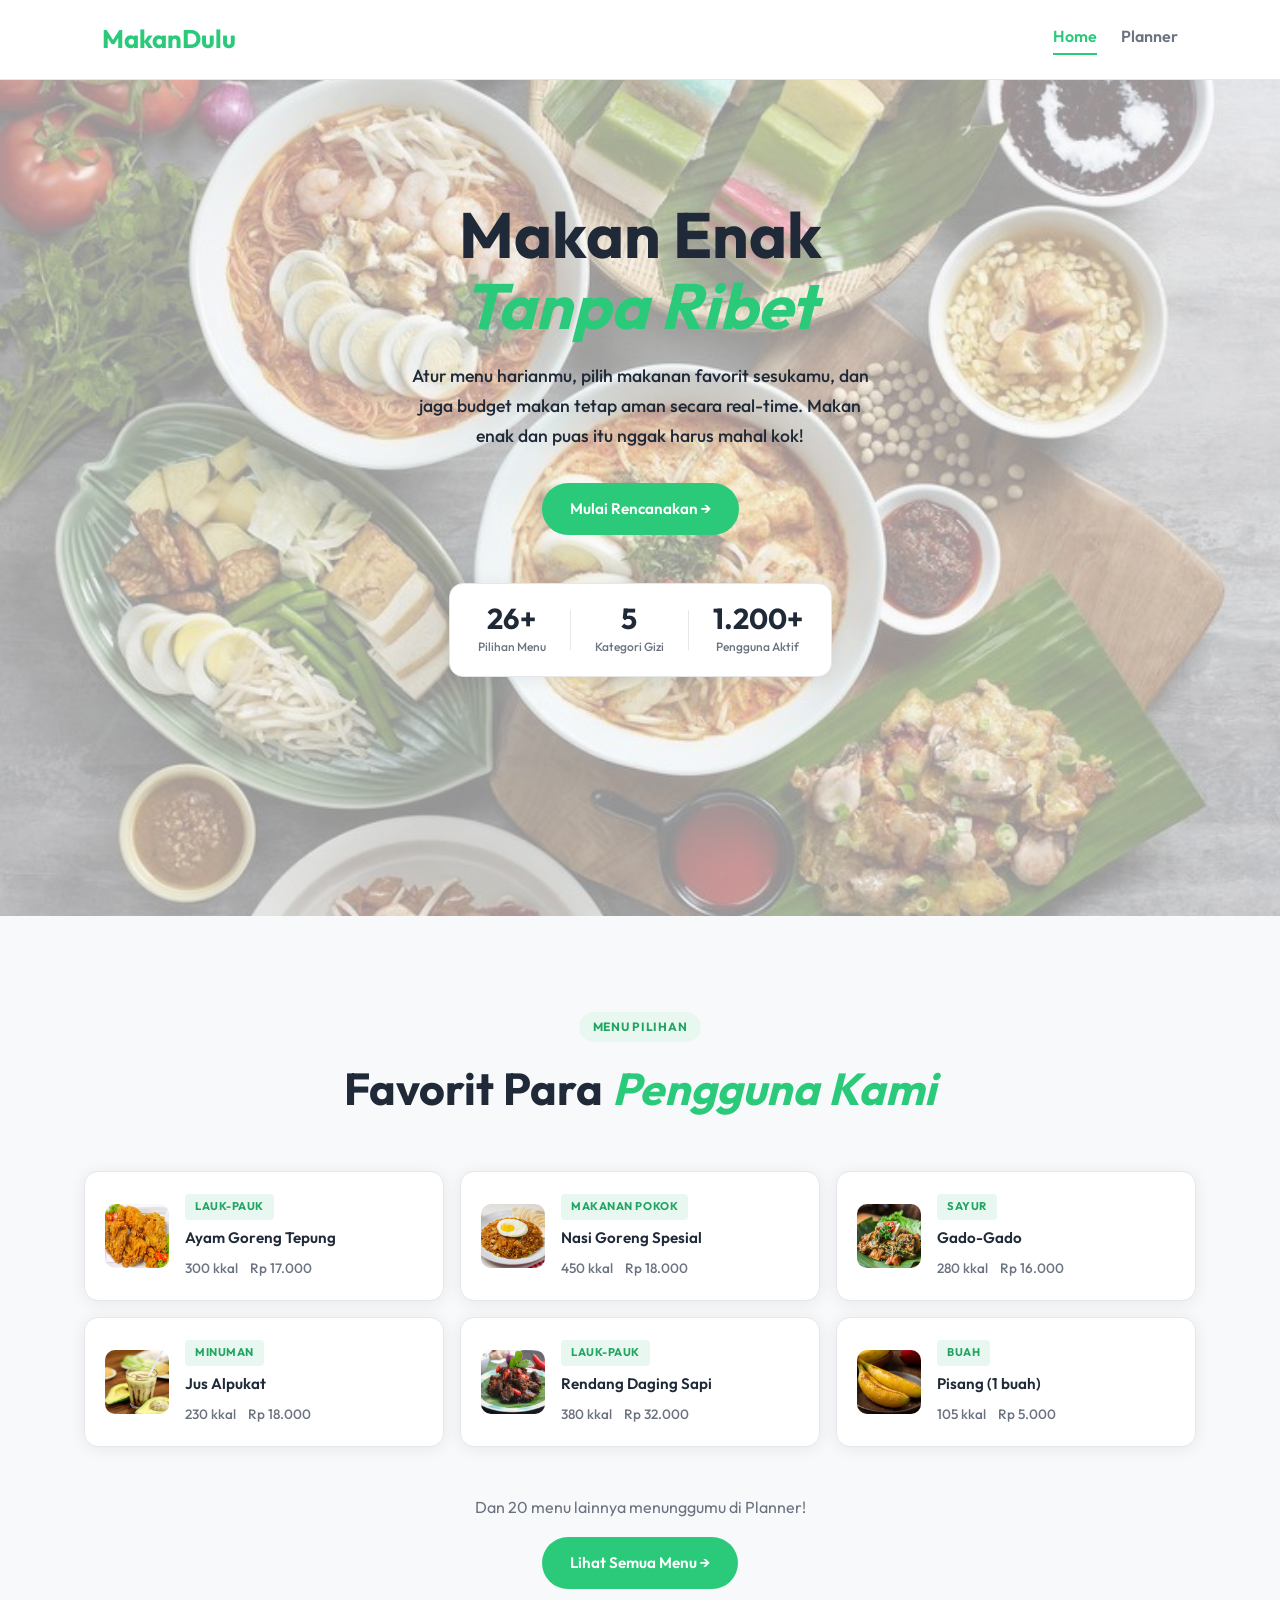
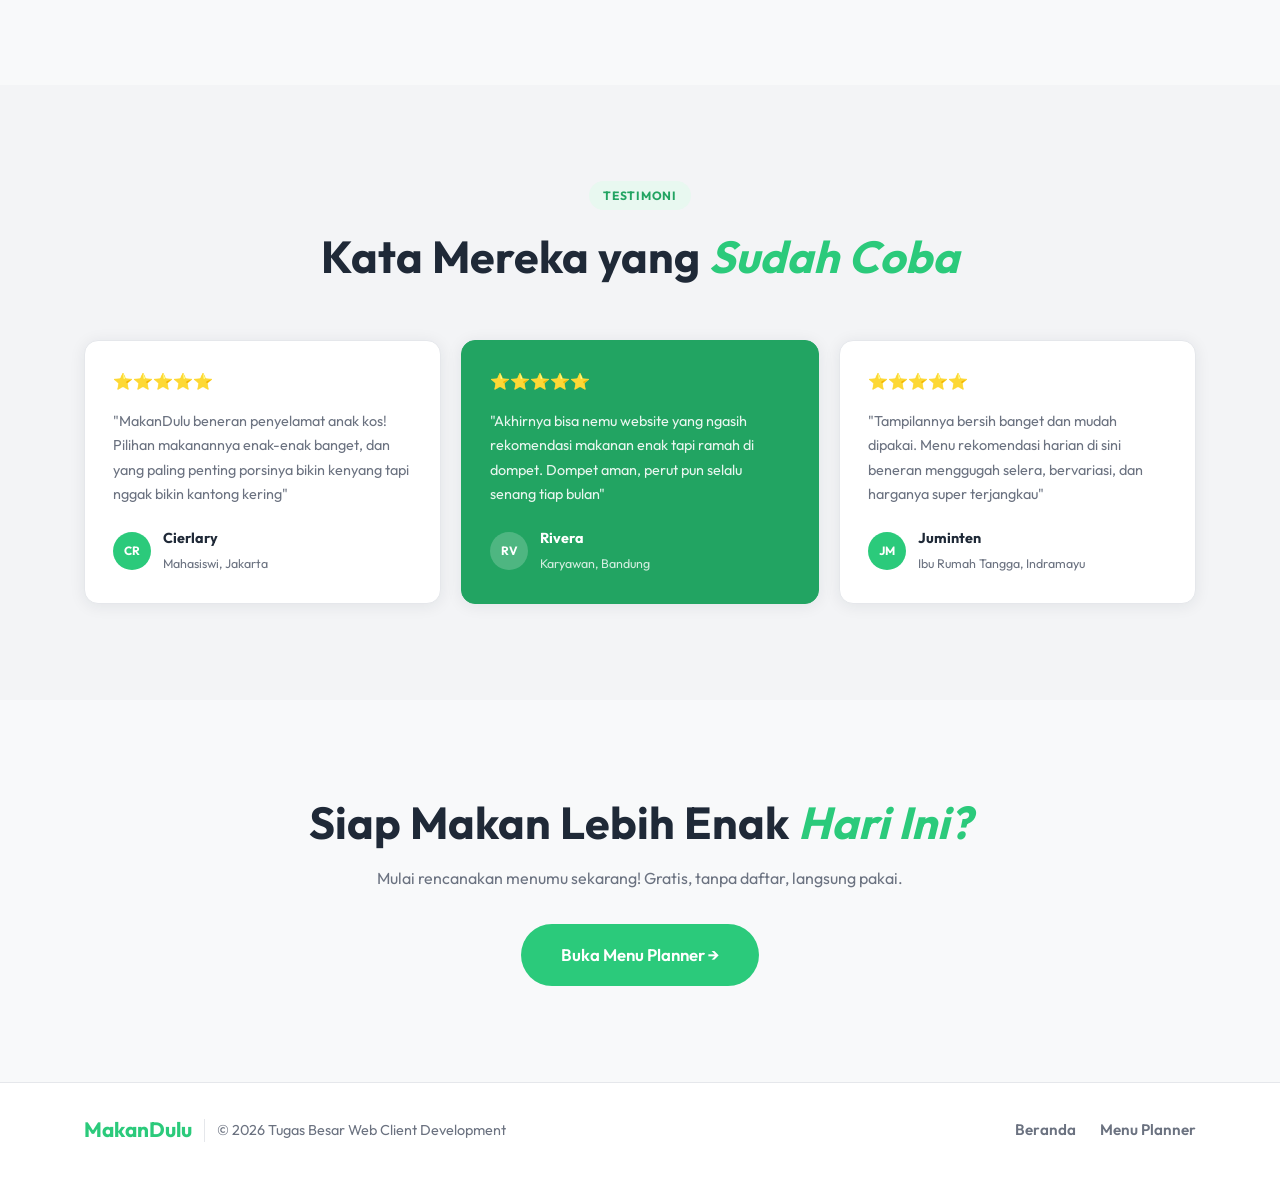
<file: index.html>
<!DOCTYPE html>
<html lang="id">
<head>
    <meta charset="UTF-8" />
    <meta name="viewport" content="width=device-width, initial-scale=1.0" />
    <title>MakanDulu | Rencanakan Makanmu</title>
    <link rel="stylesheet" href="css/global.css" />
    <link rel="stylesheet" href="css/landing.css" />
    <link rel="preconnect" href="https://fonts.googleapis.com" />
    <link rel="preconnect" href="https://fonts.gstatic.com" crossorigin />
    <link href="https://fonts.googleapis.com/css2?family=Outfit:wght@400;500;600;700&display=swap" rel="stylesheet">
</head>
<body>

    <!-- NAV -->
    <nav class="navbar">
        <div class="nav-brand">MakanDulu</div>
        <div class="nav-links">
            <a href="index.html" class="nav-link active">Home</a>
            <a href="planner.html" class="nav-link">Planner</a>
        </div>
    </nav>

    <!-- HERO -->
    <section class="hero hero-centered">
        <img src="assets/background.jpeg" alt="Background Makanan" class="hero-bg-full">
        <div class="hero-bg-dots" id="heroDots"></div>
        <div class="hero-content">
            <h1 class="hero-title">Makan Enak <br><em>Tanpa Ribet</em></h1>
            <p class="hero-desc">Atur menu harianmu, pilih makanan favorit sesukamu, dan jaga budget makan tetap aman secara real-time. Makan enak dan puas itu nggak harus mahal kok!</p>
            <div class="hero-actions">
                <a href="planner.html" class="btn-primary">Mulai Rencanakan →</a>
            </div>
            <div class="hero-stats">
                <div class="stat">
                    <span class="stat-num">26+</span>
                    <span class="stat-label">Pilihan Menu</span>
                </div>
                <div class="stat-divider"></div>
                <div class="stat">
                    <span class="stat-num">5</span>
                    <span class="stat-label">Kategori Gizi</span>
                </div>
                <div class="stat-divider"></div>
                <div class="stat">
                    <span class="stat-num">1.200+</span>
                    <span class="stat-label">Pengguna Aktif</span>
                </div>
            </div>
        </div>
    </section>

    <!-- MENU FAVORIT -->
    <section class="menu-favorit" id="menu-favorit">
        <div class="container">
            <div class="section-header">
                <span class="section-tag">Menu Pilihan</span>
                <h2>Favorit Para <em>Pengguna Kami</em></h2>
            </div>
            <div class="menu-grid">

                <div class="menu-card">
                    <div class="menu-img-wrap">
                        <img src="assets/ayam-goreng-tepung.jpg" alt="Ayam Goreng Tepung" class="menu-food-img" />
                    </div>
                    <div class="menu-info">
                        <span class="menu-cat">Lauk-Pauk</span>
                        <h4>Ayam Goreng Tepung</h4>
                        <div class="menu-meta">
                            <span>300 kkal</span>
                            <span>Rp 17.000</span>
                        </div>
                    </div>
                </div>

                <div class="menu-card">
                    <div class="menu-img-wrap">
                        <img src="assets/nasi-goreng-spesial.jpg" alt="Nasi Goreng Spesial" class="menu-food-img" />
                    </div>
                    <div class="menu-info">
                        <span class="menu-cat">Makanan Pokok</span>
                        <h4>Nasi Goreng Spesial</h4>
                        <div class="menu-meta">
                            <span>450 kkal</span>
                            <span>Rp 18.000</span>
                        </div>
                    </div>
                </div>

                <div class="menu-card">
                    <div class="menu-img-wrap">
                        <img src="assets/gado-gado.jpg" alt="Gado-Gado" class="menu-food-img" />
                    </div>
                    <div class="menu-info">
                        <span class="menu-cat">Sayur</span>
                        <h4>Gado-Gado</h4>
                        <div class="menu-meta">
                            <span>280 kkal</span>
                            <span>Rp 16.000</span>
                        </div>
                    </div>
                </div>

                <div class="menu-card">
                    <div class="menu-img-wrap">
                        <img src="assets/jus-alpukat.jpg" alt="Jus Alpukat" class="menu-food-img" />
                    </div>
                    <div class="menu-info">
                        <span class="menu-cat">Minuman</span>
                        <h4>Jus Alpukat</h4>
                        <div class="menu-meta">
                            <span>230 kkal</span>
                            <span>Rp 18.000</span>
                        </div>
                    </div>
                </div>

                <div class="menu-card">
                    <div class="menu-img-wrap">
                        <img src="assets/rendang-daging-sapi.jpg" alt="Rendang Daging Sapi" class="menu-food-img" />
                    </div>
                    <div class="menu-info">
                        <span class="menu-cat">Lauk-Pauk</span>
                        <h4>Rendang Daging Sapi</h4>
                        <div class="menu-meta">
                            <span>380 kkal</span>
                            <span>Rp 32.000</span>
                        </div>
                    </div>
                </div>

                <div class="menu-card">
                    <div class="menu-img-wrap">
                        <img src="assets/pisang.jpg" alt="Pisang" class="menu-food-img" />
                    </div>
                    <div class="menu-info">
                        <span class="menu-cat">Buah</span>
                        <h4>Pisang (1 buah)</h4>
                        <div class="menu-meta">
                            <span>105 kkal</span>
                            <span>Rp 5.000</span>
                        </div>
                    </div>
                </div>

            </div>
            <div class="menu-cta">
                <p>Dan 20 menu lainnya menunggumu di Planner!</p>
                <a href="planner.html" class="btn-primary">Lihat Semua Menu →</a>
            </div>
        </div>
    </section>

    <!-- TESTIMONI -->
    <section class="testimoni">
        <div class="container">
            <div class="section-header">
                <span class="section-tag">Testimoni</span>
                <h2>Kata Mereka yang <em>Sudah Coba</em></h2>
            </div>
            <div class="testi-grid">
                <div class="testi-card">
                    <div class="testi-stars">⭐⭐⭐⭐⭐</div>
                    <p>"MakanDulu beneran penyelamat anak kos! Pilihan makanannya enak-enak banget, dan yang paling penting porsinya bikin kenyang tapi nggak bikin kantong kering"</p>
                    <div class="testi-author">
                        <div class="testi-avatar">CR</div>
                        <div>
                            <strong>Cierlary</strong>
                            <span>Mahasiswi, Jakarta</span>
                        </div>
                    </div>
                </div>
                <div class="testi-card testi-featured">
                    <div class="testi-stars">⭐⭐⭐⭐⭐</div>
                    <p>"Akhirnya bisa nemu website yang ngasih rekomendasi makanan enak tapi ramah di dompet. Dompet aman, perut pun selalu senang tiap bulan"</p>
                    <div class="testi-author">
                        <div class="testi-avatar">RV</div>
                        <div>
                            <strong>Rivera</strong>
                            <span>Karyawan, Bandung</span>
                        </div>
                    </div>
                </div>
                <div class="testi-card">
                    <div class="testi-stars">⭐⭐⭐⭐⭐</div>
                    <p>"Tampilannya bersih banget dan mudah dipakai. Menu rekomendasi harian di sini beneran menggugah selera, bervariasi, dan harganya super terjangkau"</p>
                    <div class="testi-author">
                        <div class="testi-avatar">JM</div>
                        <div>
                            <strong>Juminten</strong>
                            <span>Ibu Rumah Tangga, Indramayu</span>
                        </div>
                    </div>
                </div>
            </div>
        </div>
    </section>

    <!-- CTA BOTTOM -->
    <section class="cta-bottom">
        <div class="container">
            <h2>Siap Makan Lebih Enak <em>Hari Ini?</em></h2>
            <p>Mulai rencanakan menumu sekarang! Gratis, tanpa daftar, langsung pakai.</p>
            <a href="planner.html" class="btn-primary btn-large">Buka Menu Planner →</a>
        </div>
    </section>

    <!-- FOOTER -->
    <footer class="footer">
        <div class="container footer-inner">
            <div class="footer-left">
                <span class="footer-logo">MakanDulu</span>
                <span class="footer-copyright">© 2026 Tugas Besar Web Client Development</span>
            </div>
            <div class="footer-links">
                <a href="index.html">Beranda</a>
                <a href="planner.html">Menu Planner</a>
            </div>
        </div>
    </footer>

</body>
</html>
</file>
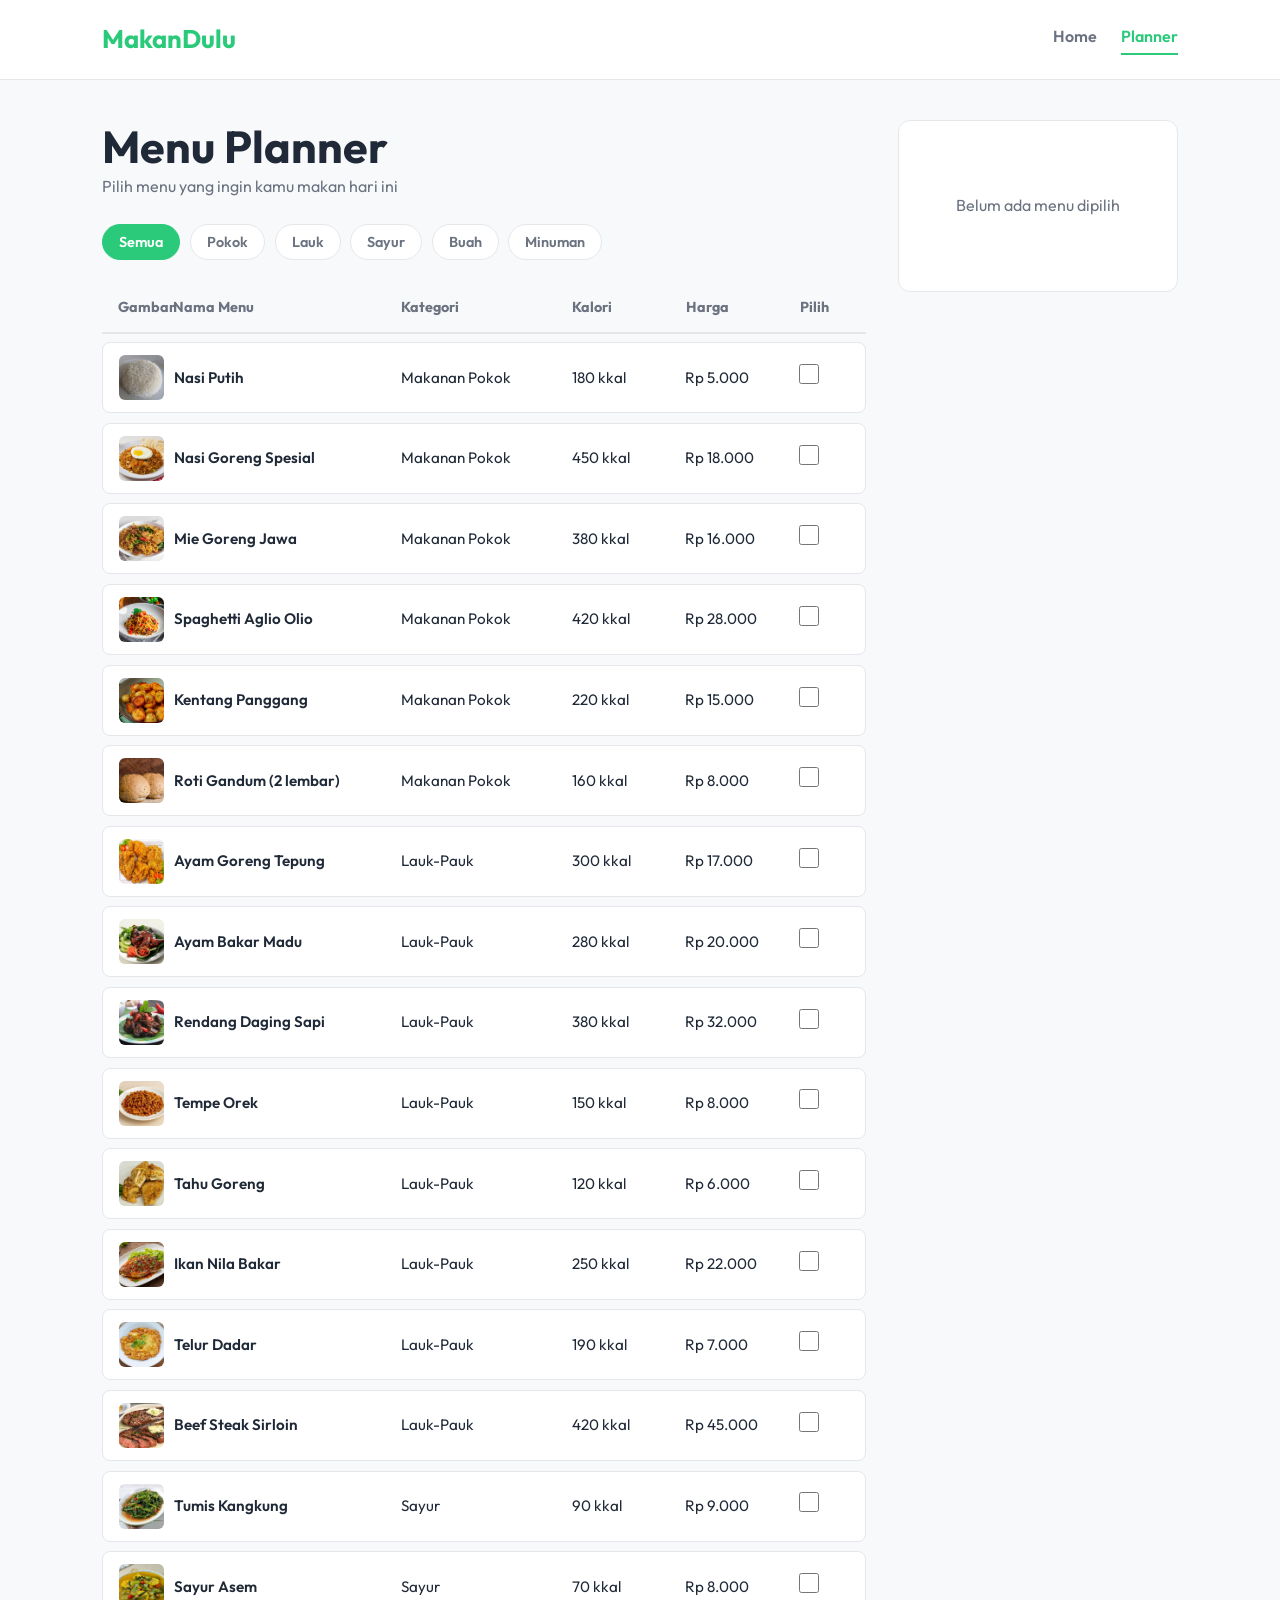
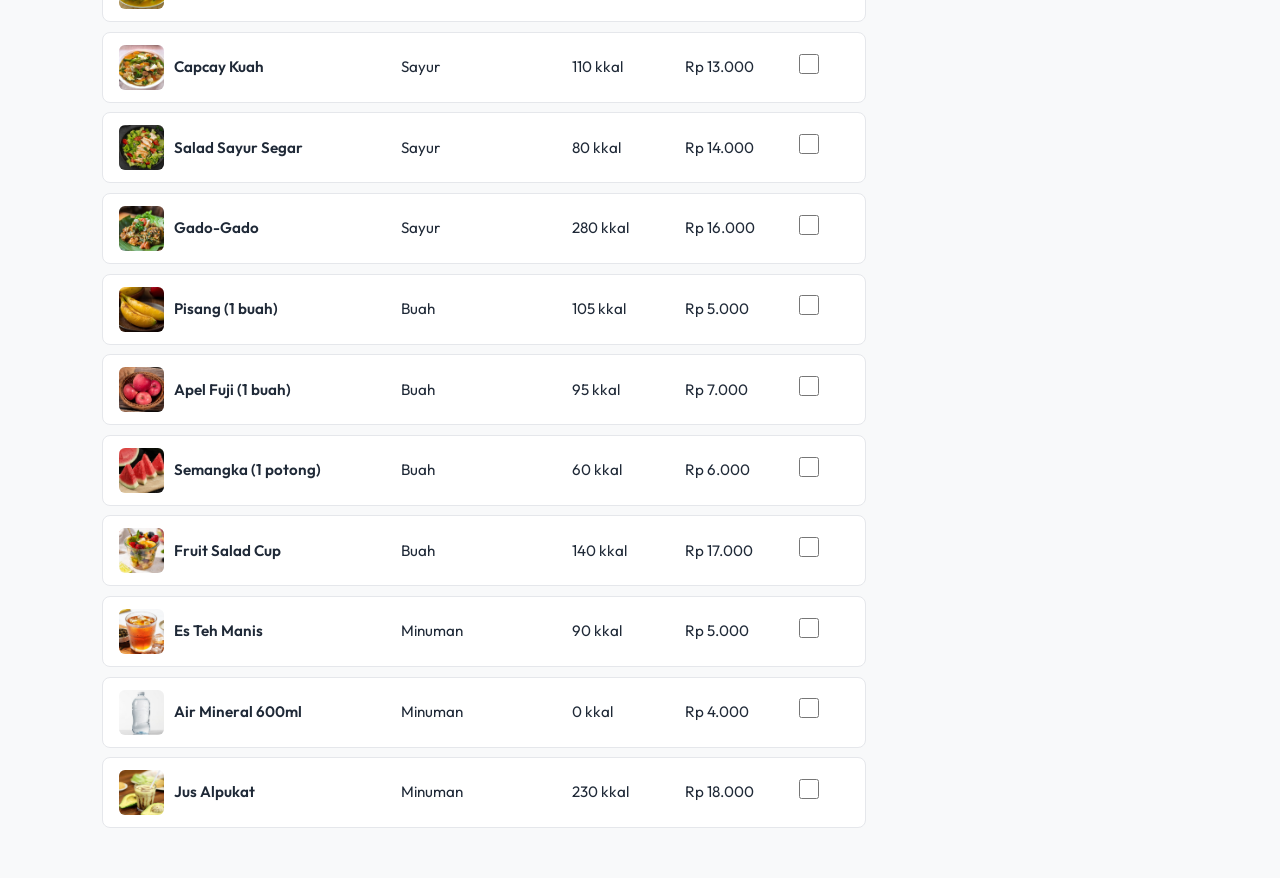
<file: planner.html>
<!DOCTYPE html>
<html lang="id">
<head>
    <meta charset="UTF-8">
    <meta name="viewport" content="width=device-width, initial-scale=1.0">
    <title>MakanDulu | Menu Planner</title>
    <link rel="stylesheet" href="css/global.css">
    <link rel="stylesheet" href="css/planner.css">
    <link href="https://fonts.googleapis.com/css2?family=Outfit:wght@400;500;600;700&display=swap" rel="stylesheet">
</head>
<body>
    <nav class="navbar">
        <div class="nav-brand">MakanDulu</div>
        <div class="nav-links">
            <a href="index.html" class="nav-link">Home</a>
            <a href="planner.html" class="nav-link active">Planner</a>
        </div>
    </nav>

    <main class="planner-container">
        <section class="menu-section">
            <h2>Menu Planner</h2>
            <p class="subtitle">Pilih menu yang ingin kamu makan hari ini</p>
            
            <div class="filter-tabs">
                <button class="filter-btn active" data-filter="all">Semua</button>
                <button class="filter-btn" data-filter="Makanan Pokok">Pokok</button>
                <button class="filter-btn" data-filter="Lauk-Pauk">Lauk</button>
                <button class="filter-btn" data-filter="Sayur">Sayur</button>
                <button class="filter-btn" data-filter="Buah">Buah</button>
                <button class="filter-btn" data-filter="Minuman">Minuman</button>
            </div>
            
            <div class="menu-table-header">
                <div>Gambar</div>
                <div>Nama Menu</div>
                <div>Kategori</div>
                <div>Kalori</div>
                <div>Harga</div>
                <div>Pilih</div>
            </div>

            <div id="menu-cards-container"></div>
        </section>

        <aside class="result-section">
            <div class="result-sticky-panel">
                
                <div id="empty-state-view">
                    <p>Belum ada menu dipilih</p>
                </div>

                <div id="active-state-view" class="hidden">
                    <h3 class="panel-subtitle">MENU DIPILIH</h3>
                    <div id="selected-image-grid" class="image-grid-stack"></div>
                    
                    <div class="total-summary-box">
                        <div class="summary-row">
                            <span>Total Kalori</span>
                            <strong><span id="label-total-calories">0</span> kkal</strong>
                        </div>
                        <div class="summary-row">
                            <span>Total Harga</span>
                            <strong>Rp <span id="label-total-price">0</span></strong>
                        </div>
                    </div>

                    <div class="nutrition-checklist-box">
                        <h3 class="panel-subtitle">KELENGKAPAN GIZI</h3>
                        <ul id="checklist-group">
                            <li id="item-pokok" class="status-unfulfilled">Makanan Pokok</li>
                            <li id="item-lauk" class="status-unfulfilled">Lauk-Pauk</li>
                            <li id="item-sayur" class="status-unfulfilled">Sayur</li>
                            <li id="item-buah" class="status-unfulfilled">Buah</li>
                            <li id="item-minuman" class="status-unfulfilled">Minuman</li>
                        </ul>
                    </div>

                    <button id="btn-clear-all" class="btn-clear">Hapus Semua Pilihan</button>

                    <div id="badge-menu-seimbang" class="success-badge hidden">
                        Menu Seimbang Terpenuhi!
                    </div>
                </div>
            </div>
        </aside>
    </main>

    <script src="js/planner.js"></script>
</body>
</html>
</file>
<file: css/global.css>
/* ─── RESET & BASE ──────────────────────────────────────────── */
*, *::before, *::after {
    box-sizing: border-box;
    margin: 0;
    padding: 0;
    font-family: 'Outfit', sans-serif;
}

:root {
    /* Palet Warna Utama */
    --primary-solid: #2BCA7B;
    --primary-dark-solid: #22A462;
    --dark-text: #1F2937;
    --muted-text: #6B7280;
    --light-bg: #F8F9FA;
    --light-bg-alt: #F3F4F6; 
    --pure-white: #FFFFFF;
    --border-line: #E5E7EB;

    --shadow: 0 2px 16px rgba(31, 41, 55, 0.08);
    --shadow-lg: 0 8px 40px rgba(31, 41, 55, 0.12);
    --radius: 14px;
    --radius-sm: 8px;
    --transition: 0.2s ease;
}

html {
    scroll-behavior: smooth;
}

body {
    background-color: var(--light-bg);
    color: var(--dark-text);
    line-height: 1.6;
    -webkit-font-smoothing: antialiased;
}

img {
    max-width: 100%;
}

a {
    text-decoration: none;
    color: inherit;
}

ul {
    list-style: none;
}

.hidden {
    display: none !important;
}

/* ─── FONT ──────────────────────────────────────── */
h1 {
    font-size: clamp(2.4rem, 5vw, 4rem);
    line-height: 1.1;
}

h2 {
    font-size: clamp(1.8rem, 3.5vw, 2.8rem);
    line-height: 1.2;
}

em {
    font-style: italic;
    color: var(--primary-solid);
}

/* ─── NAVBAR ──────────────────────────────────────────── */
.navbar {
    background-color: var(--pure-white);
    padding: 1.2rem 8%;
    display: flex;
    justify-content: space-between;
    align-items: center;
    border-bottom: 1px solid var(--border-line);
}

.nav-brand {
    font-size: 1.6rem;
    font-weight: 700;
    color: var(--primary-solid);
}

.nav-links {
    display: flex;
    gap: 1.5rem;
}

.nav-link {
    text-decoration: none;
    color: var(--muted-text);
    font-weight: 600;
    font-size: 1rem;
    padding-bottom: 4px;
    transition: color 0.2s;
}

.nav-link.active, .nav-link:hover {
    color: var(--primary-solid);
    border-bottom: 2px solid var(--primary-solid);
}

/* ─── SCROLLBAR ─────────────────────────────────────── */
::-webkit-scrollbar {
    width: 6px;
    height: 6px;
}

::-webkit-scrollbar-track {
    background: transparent;
}

::-webkit-scrollbar-thumb {
    background: var(--border-line);
    border-radius: 3px;
}

::-webkit-scrollbar-thumb:hover {
    background: var(--muted-text);
}

:focus-visible {
    outline: 2px solid var(--primary-solid);
    outline-offset: 2px;
}

@media (prefers-reduced-motion: reduce) {
    *, *::before, *::after {
        animation-duration: 0.01ms !important;
        transition-duration: 0.01ms !important;
    }
}
</file>
<file: css/landing.css>
/* ─── CONTAINER ──────────────────────────────────────────────── */
.container {
    max-width: 1160px;
    margin: 0 auto;
    padding: 0 24px;
}

/* ─── BUTTONS ────────────────────────────────────────────────── */
.btn-primary {
    display: inline-flex;
    align-items: center;
    background: var(--primary-solid);
    color: var(--pure-white);
    padding: 14px 28px;
    border-radius: 50px;
    font-weight: 600;
    font-size: 0.95rem;
    transition: background var(--transition), transform var(--transition);
}

.btn-primary:hover {
    background: var(--primary-dark-solid);
    transform: translateY(-2px);
}

.btn-large {
    padding: 18px 40px;
    font-size: 1.05rem;
}

/* ─── HERO ───────────────────────────────────────────────────── */
.hero {
    position: relative;
    overflow: hidden;
    min-height: calc(100vh - 64px);
    display: flex;
    align-items: center;
    justify-content: space-between;
    max-width: 1280px;
    margin: 0 auto;
    padding: 60px 40px;
    gap: 40px;
}

.hero-bg-full {
    position: absolute;
    top: 0;
    left: 0;
    width: 100%;
    height: 100%;
    object-fit: cover;
    object-position: center;
    opacity: 0.4;
    z-index: 1;
    pointer-events: none;
}

.hero-content {
    position: relative;
    z-index: 2;
    flex: 1;
    min-width: 0;
}

.hero-title {
    margin-bottom: 20px;
    color: var(--dark-text);
}

.hero-desc {
    font-size: 1.1rem;
    color: var(--dark-text);
    font-weight: 500;
    max-width: 480px;
    margin-bottom: 32px;
    line-height: 1.7;
}

.hero-actions {
    display: flex;
    align-items: center;
    gap: 14px;
    flex-wrap: wrap;
    margin-bottom: 48px;
}

.hero-stats {
    display: flex;
    align-items: center;
    background: var(--pure-white);
    border: 1px solid var(--border-line);
    border-radius: var(--radius);
    padding: 20px 28px;
    width: fit-content;
    box-shadow: var(--shadow);
}

.stat {
    text-align: center;
    padding: 0 24px;
}

.stat:first-child {
    padding-left: 0;
}

.stat:last-child {
    padding-right: 0;
}

.stat-num {
    display: block;
    font-size: 1.8rem;
    color: var(--dark-text);
    line-height: 1;
    font-weight: 700;
}

.stat-label {
    display: block;
    font-size: 0.75rem;
    color: var(--muted-text);
    font-weight: 500;
    margin-top: 4px;
}

.stat-divider {
    width: 1px;
    height: 40px;
    background: var(--border-line);
}

.hero-centered {
    flex-direction: column;
    align-items: center;
    justify-content: center;
    text-align: center;
    max-width: 100%;
    padding: 80px 40px;
}

.hero-centered .hero-content {
    display: flex;
    flex-direction: column;
    align-items: center;
}

.hero-centered .hero-desc {
    margin-left: auto;
    margin-right: auto;
}

.hero-centered .hero-stats {
    margin: 0 auto;
}

/* ─── SECTION COMMON ─────────────────────────────────────────── */
.section-header {
    text-align: center;
    margin-bottom: 56px;
}

.section-tag {
    display: inline-block;
    background: #E8F8F0;
    color: var(--primary-dark-solid);
    padding: 5px 14px;
    border-radius: 50px;
    font-size: 0.75rem;
    font-weight: 700;
    letter-spacing: 0.06em;
    text-transform: uppercase;
    margin-bottom: 12px;
}

.section-header h2 {
    margin-top: 8px;
}

/* ─── MENU FAVORIT ───────────────────────────────────────────── */
.menu-favorit {
    padding: 96px 0;
}

.menu-grid {
    display: grid;
    grid-template-columns: repeat(auto-fill, minmax(280px, 1fr));
    gap: 16px;
    margin-bottom: 48px;
}

.menu-card {
    background: var(--pure-white);
    border: 1px solid var(--border-line);
    border-radius: var(--radius);
    padding: 20px;
    display: flex;
    align-items: center;
    gap: 16px;
    transition: transform var(--transition), box-shadow var(--transition);
    box-shadow: var(--shadow);
}

.menu-card:hover {
    transform: translateY(-3px);
    box-shadow: var(--shadow-lg);
}

.menu-img-wrap {
    width: 64px;
    height: 64px;
    border-radius: 10px;
    overflow: hidden;
    flex-shrink: 0;
    background: var(--light-bg-alt);
}

.menu-food-img {
    width: 100%;
    height: 100%;
    object-fit: cover;
    display: block;
}

.menu-info {
    min-width: 0;
}

.menu-cat {
    display: inline-block;
    font-size: 0.7rem;
    font-weight: 700;
    letter-spacing: 0.05em;
    text-transform: uppercase;
    padding: 4px 10px;
    border-radius: 4px;
    margin-bottom: 6px;
    background-color: #E8F8F0;
    color: var(--primary-dark-solid);
}

.menu-card h4 {
    font-size: 0.95rem;
    font-weight: 600;
    margin-bottom: 8px;
    color: var(--dark-text);
}

.menu-meta {
    display: flex;
    gap: 12px;
    font-size: 0.85rem;
    font-weight: 500;
    color: var(--muted-text);
}

.menu-cta {
    text-align: center;
}

.menu-cta p {
    color: var(--muted-text);
    margin-bottom: 16px;
}

/* ─── TESTIMONI ──────────────────────────────────────────────── */
.testimoni {
    background: var(--light-bg-alt);
    padding: 96px 0;
}

.testi-grid {
    display: grid;
    grid-template-columns: repeat(auto-fill, minmax(280px, 1fr));
    gap: 20px;
    align-items: start;
}

.testi-card {
    background: var(--pure-white);
    border: 1px solid var(--border-line);
    border-radius: var(--radius);
    padding: 28px;
    box-shadow: var(--shadow);
}

.testi-featured {
    background: var(--primary-dark-solid);
    color: var(--pure-white);
    border-color: var(--primary-dark-solid);
}

.testi-stars {
    font-size: 1rem;
    margin-bottom: 14px;
}

.testi-card p {
    font-size: 0.9rem;
    line-height: 1.7;
    margin-bottom: 20px;
    color: var(--muted-text);
}

.testi-featured p {
    color: rgba(255, 255, 255, 0.9);
}

.testi-author {
    display: flex;
    align-items: center;
    gap: 12px;
}

.testi-avatar {
    width: 38px;
    height: 38px;
    border-radius: 50%;
    background: var(--primary-solid);
    color: var(--pure-white);
    display: flex;
    align-items: center;
    justify-content: center;
    font-size: 0.75rem;
    font-weight: 700;
    flex-shrink: 0;
}

.testi-featured .testi-avatar {
    background: rgba(255, 255, 255, 0.2);
    color: var(--pure-white);
}

.testi-author strong {
    display: block;
    font-size: 0.9rem;
}

.testi-author span {
    font-size: 0.78rem;
    color: var(--muted-text);
}

.testi-featured .testi-author span {
    color: rgba(255, 255, 255, 0.8);
}

/* ─── CTA BOTTOM ─────────────────────────────────────────────── */
.cta-bottom {
    padding: 96px 0;
    text-align: center;
}

.cta-bottom h2 {
    margin-bottom: 16px;
}

.cta-bottom p {
    color: var(--muted-text);
    margin-bottom: 32px;
    font-size: 1rem;
}

/* ─── FOOTER ─────────────────────────────────────────────────── */
.footer {
    background: var(--pure-white);
    color: var(--muted-text);
    padding: 30px 0;
    border-top: 1px solid var(--border-line);
}

.footer-inner {
    display: flex;
    justify-content: space-between;
    align-items: center;
    flex-wrap: wrap;
    gap: 16px;
}

.footer-left {
    display: flex;
    align-items: center;
    gap: 12px;
}

.footer-logo {
    color: var(--primary-solid);
    font-size: 1.3rem;
    font-weight: 700;
}

.footer-copyright {
    font-size: 0.9rem;
    border-left: 1px solid var(--border-line);
    padding-left: 12px;
}

.footer-links {
    display: flex;
    gap: 24px;
}

.footer-links a {
    font-size: 0.95rem;
    font-weight: 600;
    color: var(--muted-text);
    transition: color var(--transition);
}

.footer-links a:hover {
    color: var(--primary-solid);
}

/* ─── RESPONSIVE ─────────────────────────────────────────────── */
@media (max-width: 900px) {
    .hero {
        flex-direction: column;
        padding-top: 48px;
        text-align: center;
        gap: 40px;
    }

    .hero-desc {
        margin: 0 auto 32px;
    }

    .hero-actions {
        justify-content: center;
    }

    .hero-stats {
        margin: 0 auto;
    }
}

@media (max-width: 680px) {
    .hero-stats {
        flex-direction: column;
        padding: 20px;
        gap: 16px;
    }

    .stat-divider {
        width: 60px;
        height: 1px;
    }

    .stat {
        padding: 0;
    }

    .menu-grid {
        grid-template-columns: 1fr;
    }

    .testi-grid {
        grid-template-columns: 1fr;
    }

    .footer-inner {
        flex-direction: column;
        text-align: center;
        gap: 20px;
    }

    .footer-left {
        flex-direction: column;
        border: none;
        padding: 0;
        gap: 8px;
    }

    .footer-copyright {
        border-left: none;
        padding-left: 0;
    }

    .footer-links {
        justify-content: center;
    }
}

@media (max-width: 400px) {
    .hero-actions {
        flex-direction: column;
        align-items: center;
    }

    .btn-primary {
        width: 100%;
        justify-content: center;
    }
}
</file>
<file: css/planner.css>
/* ─── LAYOUT UTAMA ───────────────────────────────────────────── */
.planner-container {
    display: flex;
    gap: 2rem;
    padding: 2.5rem 8%;
    max-width: 1440px;
    margin: 0 auto;
}

.menu-section {
    flex: 2.2; 
}

.subtitle {
    color: var(--muted-text);
    margin-bottom: 1.5rem;
}

/* ─── FILTER TABS ────────────────────────────────────────────── */
.filter-tabs {
    display: flex;
    gap: 0.6rem;
    margin-bottom: 1.5rem;
    flex-wrap: wrap;
}

.filter-btn {
    background-color: var(--pure-white);
    color: var(--muted-text);
    border: 1px solid var(--border-line);
    padding: 0.5rem 1rem;
    border-radius: 50px;
    font-size: 0.9rem;
    font-weight: 600;
    cursor: pointer;
    transition: all 0.2s;
}

.filter-btn:hover {
    border-color: var(--primary-solid);
    color: var(--primary-solid);
}

.filter-btn.active {
    background-color: var(--primary-solid);
    color: var(--pure-white);
    border-color: var(--primary-solid);
}

/* ─── TABLE & MENU CARDS ────────────────────────────────────────── */
.menu-table-header {
    display: grid;
    grid-template-columns: 55px 2fr 1.5fr 1fr 1fr 50px;
    padding: 0.8rem 1rem;
    font-weight: 700;
    font-size: 0.9rem;
    color: var(--muted-text);
    border-bottom: 2px solid var(--border-line);
    margin-bottom: 0.5rem;
}

.menu-row-card {
    display: grid;
    grid-template-columns: 55px 2fr 1.5fr 1fr 1fr 50px;
    align-items: center;
    background-color: var(--pure-white);
    padding: 0.75rem 1rem;
    margin-bottom: 0.6rem;
    border: 1px solid var(--border-line);
    border-radius: 8px;
    cursor: pointer;
    transition: all 0.2s ease;
    font-size: 0.95rem;
}

.menu-row-card:hover {
    border-color: var(--primary-solid);
}

.menu-row-card.selected-card {
    background-color: #E8F8F0;
    border-color: var(--primary-solid);
}

.card-img {
    width: 45px;
    height: 45px;
    object-fit: cover;
    border-radius: 6px;
}

.card-name {
    font-weight: 600;
    color: var(--dark-text);
}

.menu-category, .menu-calories, .menu-price {
    color: var(--dark-text);
}

.card-checkbox {
    width: 20px;
    height: 20px;
    cursor: pointer;
    accent-color: var(--primary-solid);
    pointer-events: none;
}

/* ─── PANEL KANAN  ──────────────────────────────────────────── */
.result-section {
    flex: 0.8;
    min-width: 280px;
}

.result-sticky-panel {
    background-color: var(--pure-white);
    padding: 1.5rem;
    border: 1px solid var(--border-line);
    border-radius: 12px;
    position: sticky;
    top: 2rem;
}

.panel-subtitle {
    font-size: 0.8rem;
    color: var(--muted-text);
    letter-spacing: 1px;
    margin-bottom: 0.8rem;
    margin-top: 0.8rem;
}

#empty-state-view {
    text-align: center;
    padding: 3rem 0;
    color: var(--muted-text);
}

.image-grid-stack {
    display: flex;
    flex-wrap: wrap;
    gap: 0.4rem;
    margin-bottom: 1.5rem;
    max-height: 120px;
    overflow-y: auto;
}

.selected-img-item {
    width: 45px;
    height: 45px;
    object-fit: cover;
    border-radius: 6px;
    border: 1px solid var(--border-line);
}

.total-summary-box {
    background-color: var(--light-bg);
    padding: 1rem;
    border-radius: 8px;
    margin-bottom: 1.5rem;
}

.summary-row {
    display: flex;
    justify-content: space-between;
    font-size: 1rem;
    margin-bottom: 0.6rem;
    color: var(--dark-text);
}

.summary-row:last-child {
    margin-bottom: 0;
}

.nutrition-checklist-box ul {
    list-style: none;
}

.nutrition-checklist-box li {
    padding: 0.6rem 0;
    border-bottom: 1px solid var(--border-line);
    display: flex;
    align-items: center;
    font-size: 0.95rem;
    transition: all 0.3s ease;
}

.status-unfulfilled {
    color: var(--muted-text);
}

.status-unfulfilled::before {
    content: "";
    display: inline-block;
    width: 14px;
    height: 14px;
    border-radius: 50%;
    border: 2px solid var(--border-line);
    margin-right: 12px;
}

.status-fulfilled {
    color: var(--dark-text);
    font-weight: 600;
}

.status-fulfilled::before {
    content: "✓";
    display: flex;
    align-items: center;
    justify-content: center;
    width: 18px;
    height: 18px;
    font-size: 12px;
    background-color: var(--primary-solid);
    color: var(--pure-white);
    border-radius: 50%;
    margin-right: 10px;
}

.btn-clear {
    width: 100%;
    background-color: var(--pure-white);
    color: var(--dark-text);
    border: 1px solid var(--border-line);
    padding: 0.8rem;
    border-radius: 8px;
    font-weight: 600;
    font-size: 0.95rem;
    cursor: pointer;
    margin-top: 1.5rem;
    transition: background-color 0.2s;
}

.btn-clear:hover {
    background-color: var(--light-bg);
}

.success-badge {
    background-color: var(--primary-solid);
    color: var(--pure-white);
    text-align: center;
    padding: 0.8rem;
    border-radius: 8px;
    font-weight: 700;
    margin-top: 1rem;
    font-size: 1rem;
}

/* ─── RESPONSIVE ──────────────────────────────────────────── */
@media (max-width: 1024px) {
    .planner-container { 
        flex-direction: column; 
    }
    .result-sticky-panel { 
        position: static; 
    }
}

@media (max-width: 640px) {
    .menu-table-header {
        display: grid;
        grid-template-columns: 2.5fr 1.5fr 1.2fr 1.5fr 30px; 
        padding: 0.5rem;
        font-size: 0.75rem;
        gap: 0.3rem;
    }
    
    .menu-table-header div:first-child {
        display: none;
    }

    .menu-row-card {
        display: grid;
        grid-template-columns: 2.5fr 1.5fr 1.2fr 1.5fr 30px;
        align-items: center;
        padding: 0.6rem 0.5rem;
        gap: 0.3rem;
        margin-bottom: 0.4rem;
    }

    .card-img {
        display: none;
    }

    .card-name {
        font-size: 0.85rem;
        word-break: break-word;
    }

    .menu-category, .menu-calories, .menu-price {
        font-size: 0.75rem;
        word-break: break-word;
    }

    .card-checkbox {
        position: static;
        width: 16px;
        height: 16px;
    }

    .filter-btn {
        padding: 0.4rem 0.8rem;
        font-size: 0.8rem;
    }
}
</file>
